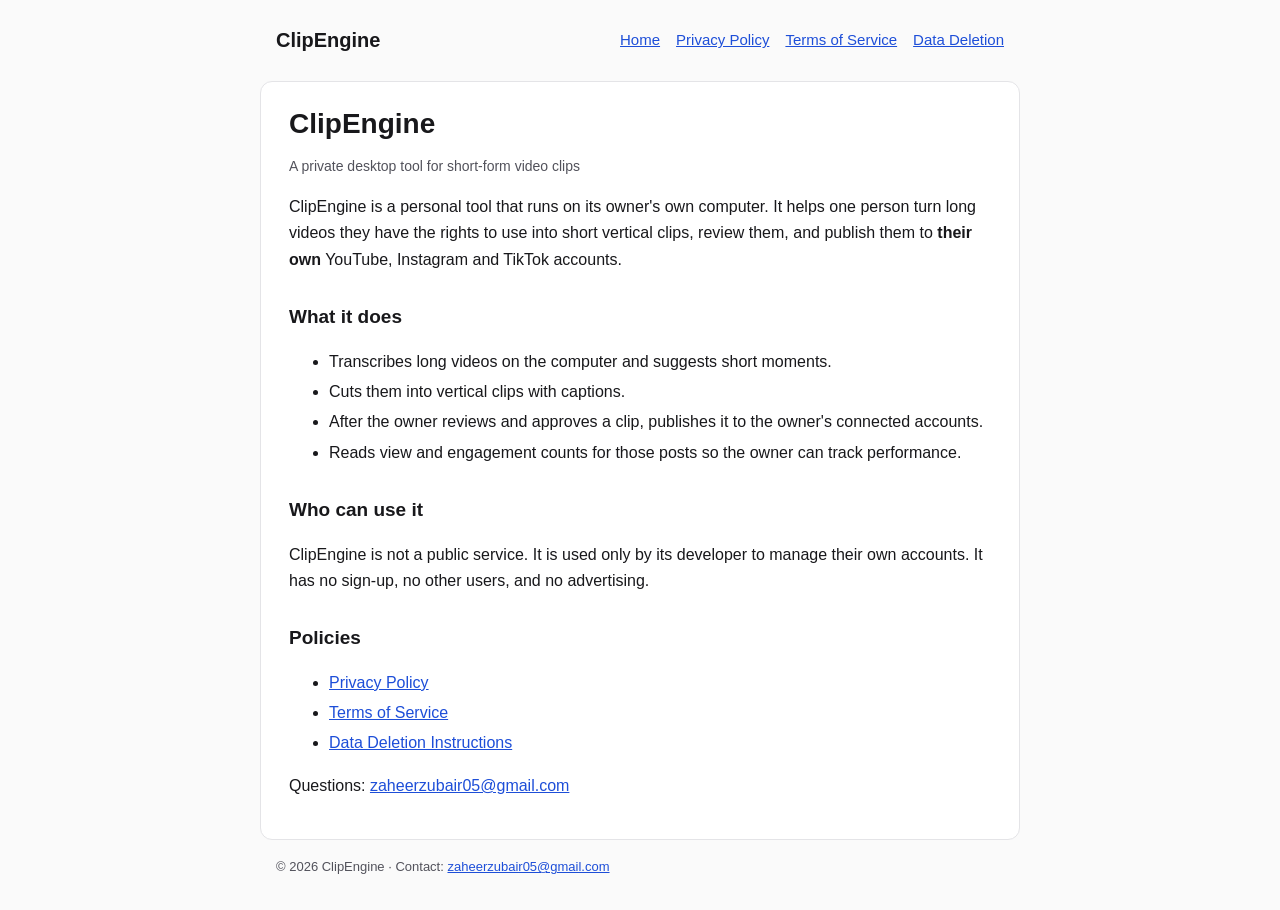
<file: index.html>
<!doctype html>
<html lang="en">
<head>
<meta charset="utf-8">
<meta name="viewport" content="width=device-width, initial-scale=1">
<title>Home · ClipEngine</title>
<meta name="description" content="ClipEngine is a private desktop tool for publishing short video clips to its owner's own social media accounts.">
<link rel="stylesheet" href="style.css">
</head>
<body>
<header>
  <a class="brand" href="index.html">ClipEngine</a>
  <nav>
    <a href="index.html">Home</a>
    <a href="privacy.html">Privacy Policy</a>
    <a href="terms.html">Terms of Service</a>
    <a href="data-deletion.html">Data Deletion</a>
  </nav>
</header>
<main>
<h1>ClipEngine</h1>
<p class="muted">A private desktop tool for short-form video clips</p>
<p>ClipEngine is a personal tool that runs on its owner's own computer. It helps one person turn long videos they have the rights to use into short vertical clips, review them, and publish them to <strong>their own</strong> YouTube, Instagram and TikTok accounts.</p>
<h2>What it does</h2>
<ul>
  <li>Transcribes long videos on the computer and suggests short moments.</li>
  <li>Cuts them into vertical clips with captions.</li>
  <li>After the owner reviews and approves a clip, publishes it to the owner's connected accounts.</li>
  <li>Reads view and engagement counts for those posts so the owner can track performance.</li>
</ul>
<h2>Who can use it</h2>
<p>ClipEngine is not a public service. It is used only by its developer to manage their own accounts. It has no sign-up, no other users, and no advertising.</p>
<h2>Policies</h2>
<ul>
  <li><a href="privacy.html">Privacy Policy</a></li>
  <li><a href="terms.html">Terms of Service</a></li>
  <li><a href="data-deletion.html">Data Deletion Instructions</a></li>
</ul>
<p>Questions: <a href="mailto:zaheerzubair05@gmail.com">zaheerzubair05@gmail.com</a></p>
</main>
<footer>© 2026 ClipEngine · Contact: <a href="mailto:zaheerzubair05@gmail.com">zaheerzubair05@gmail.com</a></footer>
</body>
</html>
</file>
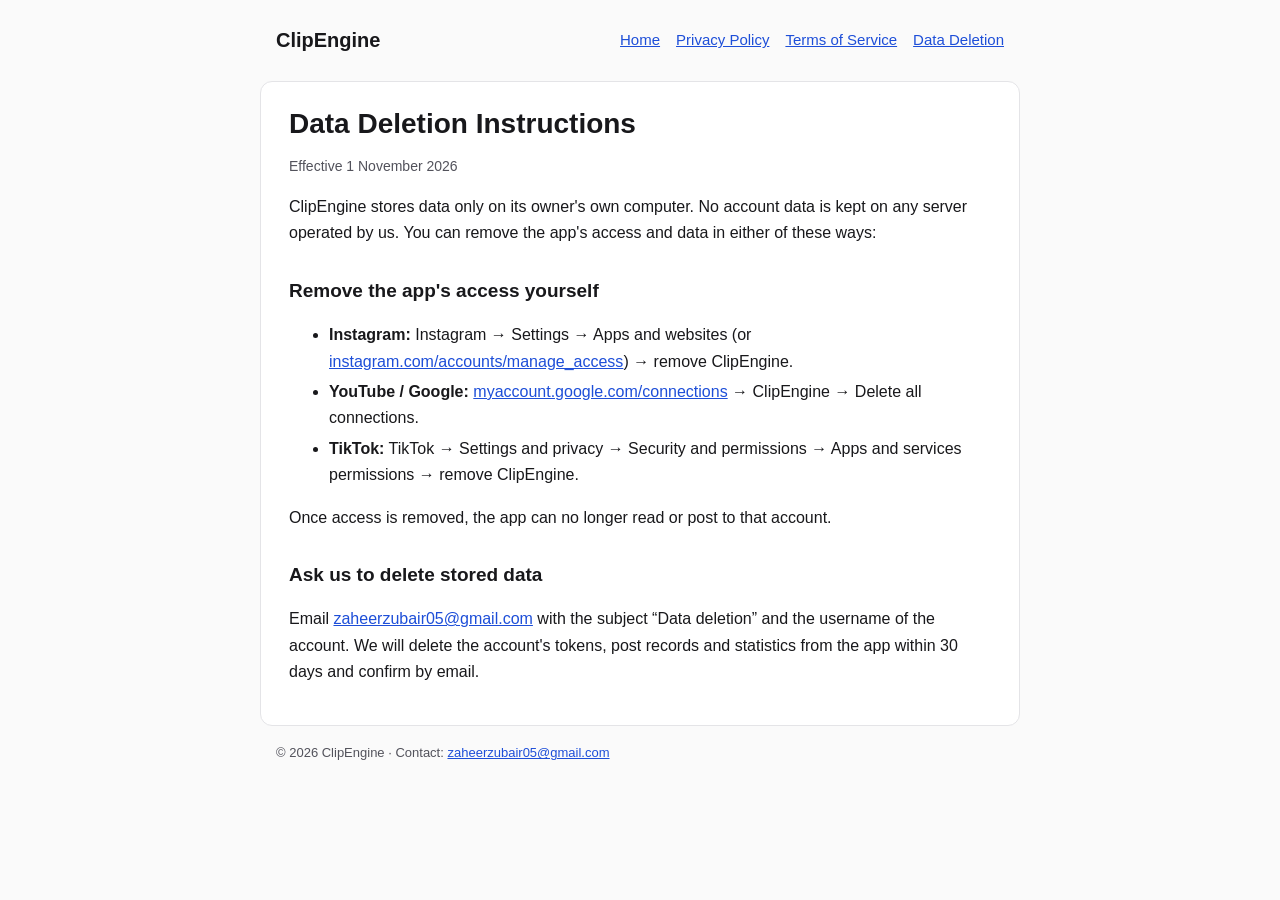
<file: data-deletion.html>
<!doctype html>
<html lang="en">
<head>
<meta charset="utf-8">
<meta name="viewport" content="width=device-width, initial-scale=1">
<title>Data Deletion Instructions · ClipEngine</title>
<meta name="description" content="ClipEngine is a private desktop tool for publishing short video clips to its owner's own social media accounts.">
<link rel="stylesheet" href="style.css">
</head>
<body>
<header>
  <a class="brand" href="index.html">ClipEngine</a>
  <nav>
    <a href="index.html">Home</a>
    <a href="privacy.html">Privacy Policy</a>
    <a href="terms.html">Terms of Service</a>
    <a href="data-deletion.html">Data Deletion</a>
  </nav>
</header>
<main>
<h1>Data Deletion Instructions</h1>
<p class="muted">Effective 1 November 2026</p>

<p>ClipEngine stores data only on its owner's own computer. No account data is kept on any server operated by us. You can remove the app's access and data in either of these ways:</p>

<h2>Remove the app's access yourself</h2>
<ul>
  <li><strong>Instagram:</strong> Instagram → Settings → Apps and websites (or <a href="https://www.instagram.com/accounts/manage_access/">instagram.com/accounts/manage_access</a>) → remove ClipEngine.</li>
  <li><strong>YouTube / Google:</strong> <a href="https://myaccount.google.com/connections">myaccount.google.com/connections</a> → ClipEngine → Delete all connections.</li>
  <li><strong>TikTok:</strong> TikTok → Settings and privacy → Security and permissions → Apps and services permissions → remove ClipEngine.</li>
</ul>
<p>Once access is removed, the app can no longer read or post to that account.</p>

<h2>Ask us to delete stored data</h2>
<p>Email <a href="mailto:zaheerzubair05@gmail.com">zaheerzubair05@gmail.com</a> with the subject “Data deletion” and the username of the account. We will delete the account's tokens, post records and statistics from the app within 30 days and confirm by email.</p>
</main>
<footer>© 2026 ClipEngine · Contact: <a href="mailto:zaheerzubair05@gmail.com">zaheerzubair05@gmail.com</a></footer>
</body>
</html>
</file>
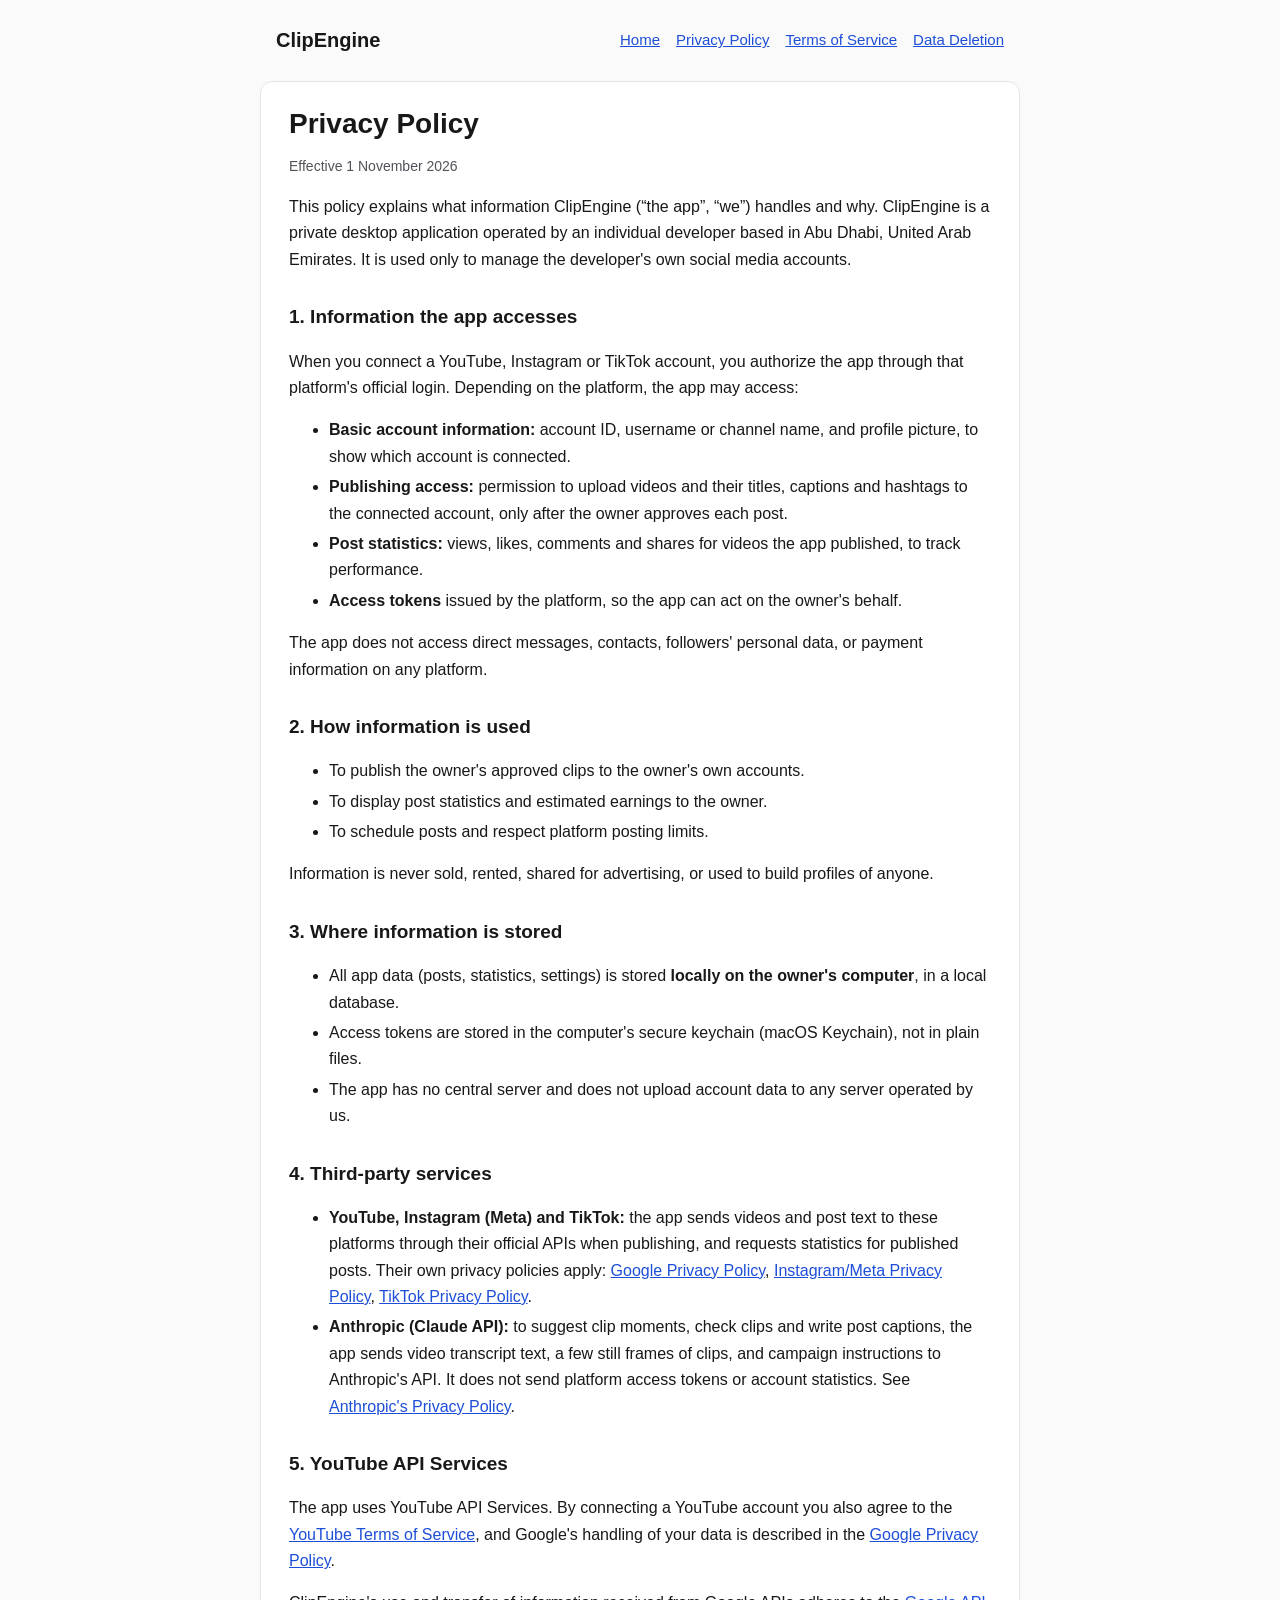
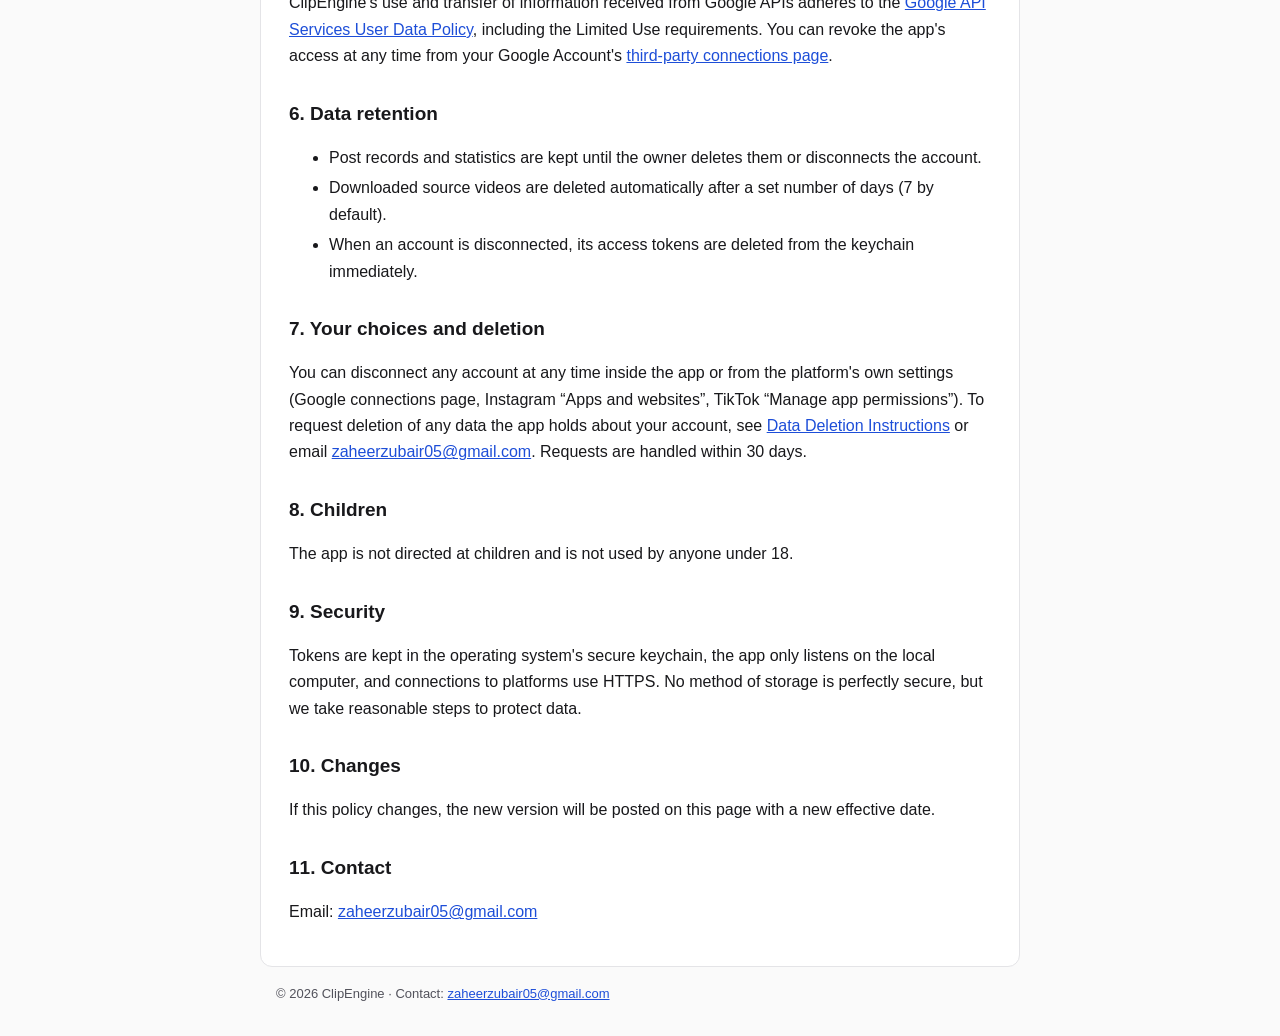
<file: privacy.html>
<!doctype html>
<html lang="en">
<head>
<meta charset="utf-8">
<meta name="viewport" content="width=device-width, initial-scale=1">
<title>Privacy Policy · ClipEngine</title>
<meta name="description" content="ClipEngine is a private desktop tool for publishing short video clips to its owner's own social media accounts.">
<link rel="stylesheet" href="style.css">
</head>
<body>
<header>
  <a class="brand" href="index.html">ClipEngine</a>
  <nav>
    <a href="index.html">Home</a>
    <a href="privacy.html">Privacy Policy</a>
    <a href="terms.html">Terms of Service</a>
    <a href="data-deletion.html">Data Deletion</a>
  </nav>
</header>
<main>
<h1>Privacy Policy</h1>
<p class="muted">Effective 1 November 2026</p>

<p>This policy explains what information ClipEngine (“the app”, “we”) handles and why. ClipEngine is a private desktop application operated by an individual developer based in Abu Dhabi, United Arab Emirates. It is used only to manage the developer's own social media accounts.</p>

<h2>1. Information the app accesses</h2>
<p>When you connect a YouTube, Instagram or TikTok account, you authorize the app through that platform's official login. Depending on the platform, the app may access:</p>
<ul>
  <li><strong>Basic account information:</strong> account ID, username or channel name, and profile picture, to show which account is connected.</li>
  <li><strong>Publishing access:</strong> permission to upload videos and their titles, captions and hashtags to the connected account, only after the owner approves each post.</li>
  <li><strong>Post statistics:</strong> views, likes, comments and shares for videos the app published, to track performance.</li>
  <li><strong>Access tokens</strong> issued by the platform, so the app can act on the owner's behalf.</li>
</ul>
<p>The app does not access direct messages, contacts, followers' personal data, or payment information on any platform.</p>

<h2>2. How information is used</h2>
<ul>
  <li>To publish the owner's approved clips to the owner's own accounts.</li>
  <li>To display post statistics and estimated earnings to the owner.</li>
  <li>To schedule posts and respect platform posting limits.</li>
</ul>
<p>Information is never sold, rented, shared for advertising, or used to build profiles of anyone.</p>

<h2>3. Where information is stored</h2>
<ul>
  <li>All app data (posts, statistics, settings) is stored <strong>locally on the owner's computer</strong>, in a local database.</li>
  <li>Access tokens are stored in the computer's secure keychain (macOS Keychain), not in plain files.</li>
  <li>The app has no central server and does not upload account data to any server operated by us.</li>
</ul>

<h2>4. Third-party services</h2>
<ul>
  <li><strong>YouTube, Instagram (Meta) and TikTok:</strong> the app sends videos and post text to these platforms through their official APIs when publishing, and requests statistics for published posts. Their own privacy policies apply: <a href="https://policies.google.com/privacy">Google Privacy Policy</a>, <a href="https://privacycenter.instagram.com/policy">Instagram/Meta Privacy Policy</a>, <a href="https://www.tiktok.com/legal/privacy-policy">TikTok Privacy Policy</a>.</li>
  <li><strong>Anthropic (Claude API):</strong> to suggest clip moments, check clips and write post captions, the app sends video transcript text, a few still frames of clips, and campaign instructions to Anthropic's API. It does not send platform access tokens or account statistics. See <a href="https://www.anthropic.com/legal/privacy">Anthropic's Privacy Policy</a>.</li>
</ul>

<h2>5. YouTube API Services</h2>
<p>The app uses YouTube API Services. By connecting a YouTube account you also agree to the <a href="https://www.youtube.com/t/terms">YouTube Terms of Service</a>, and Google's handling of your data is described in the <a href="https://policies.google.com/privacy">Google Privacy Policy</a>.</p>
<p>ClipEngine's use and transfer of information received from Google APIs adheres to the <a href="https://developers.google.com/terms/api-services-user-data-policy">Google API Services User Data Policy</a>, including the Limited Use requirements. You can revoke the app's access at any time from your Google Account's <a href="https://myaccount.google.com/connections">third-party connections page</a>.</p>

<h2>6. Data retention</h2>
<ul>
  <li>Post records and statistics are kept until the owner deletes them or disconnects the account.</li>
  <li>Downloaded source videos are deleted automatically after a set number of days (7 by default).</li>
  <li>When an account is disconnected, its access tokens are deleted from the keychain immediately.</li>
</ul>

<h2>7. Your choices and deletion</h2>
<p>You can disconnect any account at any time inside the app or from the platform's own settings (Google connections page, Instagram “Apps and websites”, TikTok “Manage app permissions”). To request deletion of any data the app holds about your account, see <a href="data-deletion.html">Data Deletion Instructions</a> or email <a href="mailto:zaheerzubair05@gmail.com">zaheerzubair05@gmail.com</a>. Requests are handled within 30 days.</p>

<h2>8. Children</h2>
<p>The app is not directed at children and is not used by anyone under 18.</p>

<h2>9. Security</h2>
<p>Tokens are kept in the operating system's secure keychain, the app only listens on the local computer, and connections to platforms use HTTPS. No method of storage is perfectly secure, but we take reasonable steps to protect data.</p>

<h2>10. Changes</h2>
<p>If this policy changes, the new version will be posted on this page with a new effective date.</p>

<h2>11. Contact</h2>
<p>Email: <a href="mailto:zaheerzubair05@gmail.com">zaheerzubair05@gmail.com</a></p>
</main>
<footer>© 2026 ClipEngine · Contact: <a href="mailto:zaheerzubair05@gmail.com">zaheerzubair05@gmail.com</a></footer>
</body>
</html>
</file>
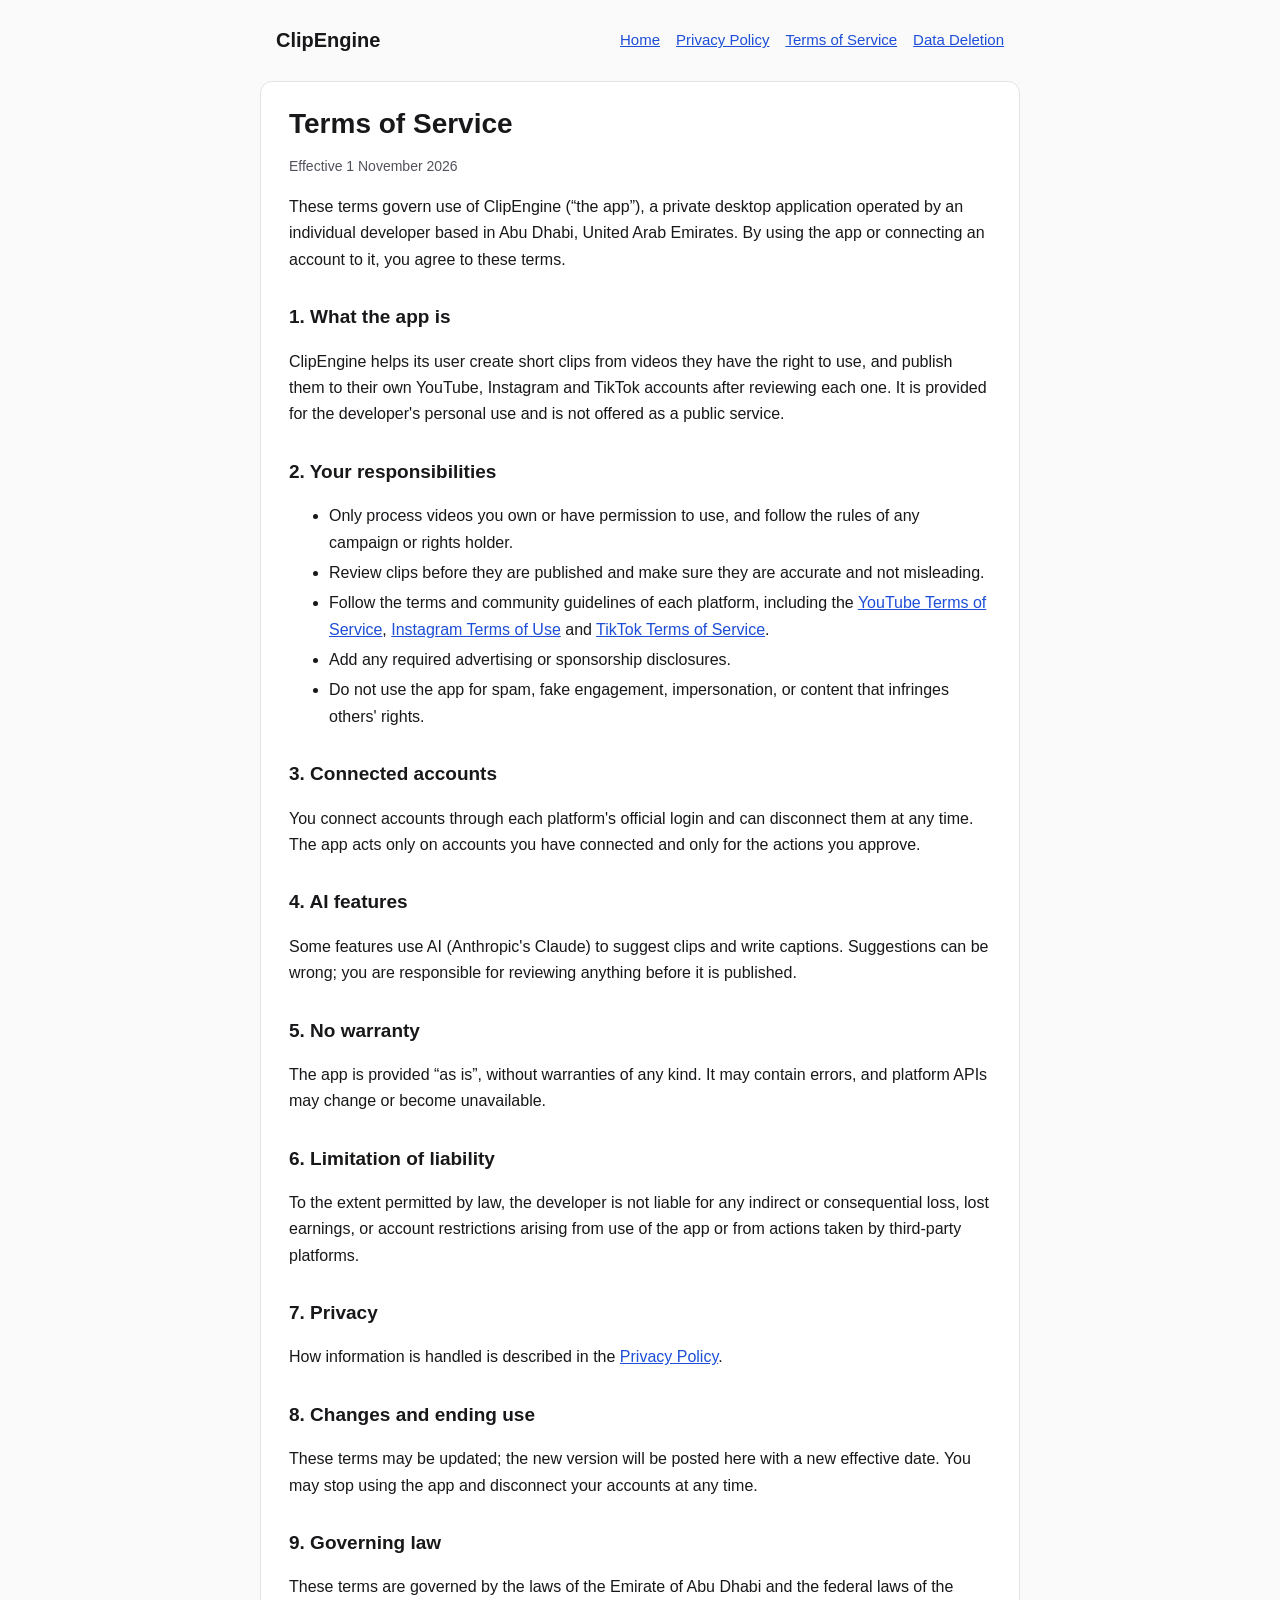
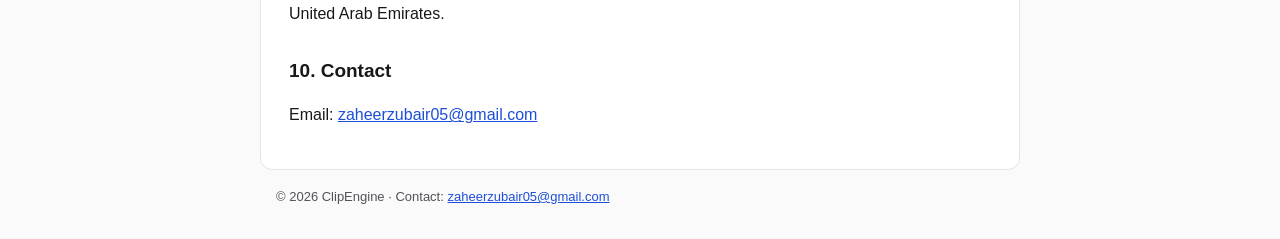
<file: terms.html>
<!doctype html>
<html lang="en">
<head>
<meta charset="utf-8">
<meta name="viewport" content="width=device-width, initial-scale=1">
<title>Terms of Service · ClipEngine</title>
<meta name="description" content="ClipEngine is a private desktop tool for publishing short video clips to its owner's own social media accounts.">
<link rel="stylesheet" href="style.css">
</head>
<body>
<header>
  <a class="brand" href="index.html">ClipEngine</a>
  <nav>
    <a href="index.html">Home</a>
    <a href="privacy.html">Privacy Policy</a>
    <a href="terms.html">Terms of Service</a>
    <a href="data-deletion.html">Data Deletion</a>
  </nav>
</header>
<main>
<h1>Terms of Service</h1>
<p class="muted">Effective 1 November 2026</p>

<p>These terms govern use of ClipEngine (“the app”), a private desktop application operated by an individual developer based in Abu Dhabi, United Arab Emirates. By using the app or connecting an account to it, you agree to these terms.</p>

<h2>1. What the app is</h2>
<p>ClipEngine helps its user create short clips from videos they have the right to use, and publish them to their own YouTube, Instagram and TikTok accounts after reviewing each one. It is provided for the developer's personal use and is not offered as a public service.</p>

<h2>2. Your responsibilities</h2>
<ul>
  <li>Only process videos you own or have permission to use, and follow the rules of any campaign or rights holder.</li>
  <li>Review clips before they are published and make sure they are accurate and not misleading.</li>
  <li>Follow the terms and community guidelines of each platform, including the <a href="https://www.youtube.com/t/terms">YouTube Terms of Service</a>, <a href="https://help.instagram.com/581066165581870">Instagram Terms of Use</a> and <a href="https://www.tiktok.com/legal/terms-of-service">TikTok Terms of Service</a>.</li>
  <li>Add any required advertising or sponsorship disclosures.</li>
  <li>Do not use the app for spam, fake engagement, impersonation, or content that infringes others' rights.</li>
</ul>

<h2>3. Connected accounts</h2>
<p>You connect accounts through each platform's official login and can disconnect them at any time. The app acts only on accounts you have connected and only for the actions you approve.</p>

<h2>4. AI features</h2>
<p>Some features use AI (Anthropic's Claude) to suggest clips and write captions. Suggestions can be wrong; you are responsible for reviewing anything before it is published.</p>

<h2>5. No warranty</h2>
<p>The app is provided “as is”, without warranties of any kind. It may contain errors, and platform APIs may change or become unavailable.</p>

<h2>6. Limitation of liability</h2>
<p>To the extent permitted by law, the developer is not liable for any indirect or consequential loss, lost earnings, or account restrictions arising from use of the app or from actions taken by third-party platforms.</p>

<h2>7. Privacy</h2>
<p>How information is handled is described in the <a href="privacy.html">Privacy Policy</a>.</p>

<h2>8. Changes and ending use</h2>
<p>These terms may be updated; the new version will be posted here with a new effective date. You may stop using the app and disconnect your accounts at any time.</p>

<h2>9. Governing law</h2>
<p>These terms are governed by the laws of the Emirate of Abu Dhabi and the federal laws of the United Arab Emirates.</p>

<h2>10. Contact</h2>
<p>Email: <a href="mailto:zaheerzubair05@gmail.com">zaheerzubair05@gmail.com</a></p>
</main>
<footer>© 2026 ClipEngine · Contact: <a href="mailto:zaheerzubair05@gmail.com">zaheerzubair05@gmail.com</a></footer>
</body>
</html>
</file>
<file: style.css>
:root {
  --bg: #fafafa;
  --fg: #18181b;
  --muted: #52525b;
  --card: #ffffff;
  --line: #e4e4e7;
  --link: #1d4ed8;
}
@media (prefers-color-scheme: dark) {
  :root {
    --bg: #0f0f11;
    --fg: #f4f4f5;
    --muted: #a1a1aa;
    --card: #18181b;
    --line: #27272a;
    --link: #93c5fd;
  }
}
* { box-sizing: border-box; }
body {
  margin: 0;
  background: var(--bg);
  color: var(--fg);
  font: 16px/1.65 -apple-system, BlinkMacSystemFont, "Segoe UI", Roboto, Helvetica, Arial, sans-serif;
}
header, main, footer { max-width: 760px; margin: 0 auto; padding: 0 16px; }
header { display: flex; flex-wrap: wrap; gap: 16px; align-items: center; justify-content: space-between; padding-top: 24px; padding-bottom: 8px; }
header .brand { font-weight: 700; font-size: 20px; color: var(--fg); text-decoration: none; }
nav { display: flex; flex-wrap: wrap; gap: 16px; font-size: 15px; }
a { color: var(--link); }
main { background: var(--card); border: 1px solid var(--line); border-radius: 12px; padding: 24px 28px; margin-top: 16px; }
h1 { font-size: 28px; line-height: 1.25; margin: 0 0 4px; }
h2 { font-size: 19px; margin: 28px 0 8px; }
.muted { color: var(--muted); font-size: 14px; }
li { margin: 4px 0; }
footer { color: var(--muted); font-size: 13px; padding-top: 16px; padding-bottom: 32px; }
@media (max-width: 520px) { main { padding: 18px 16px; } }
</file>
